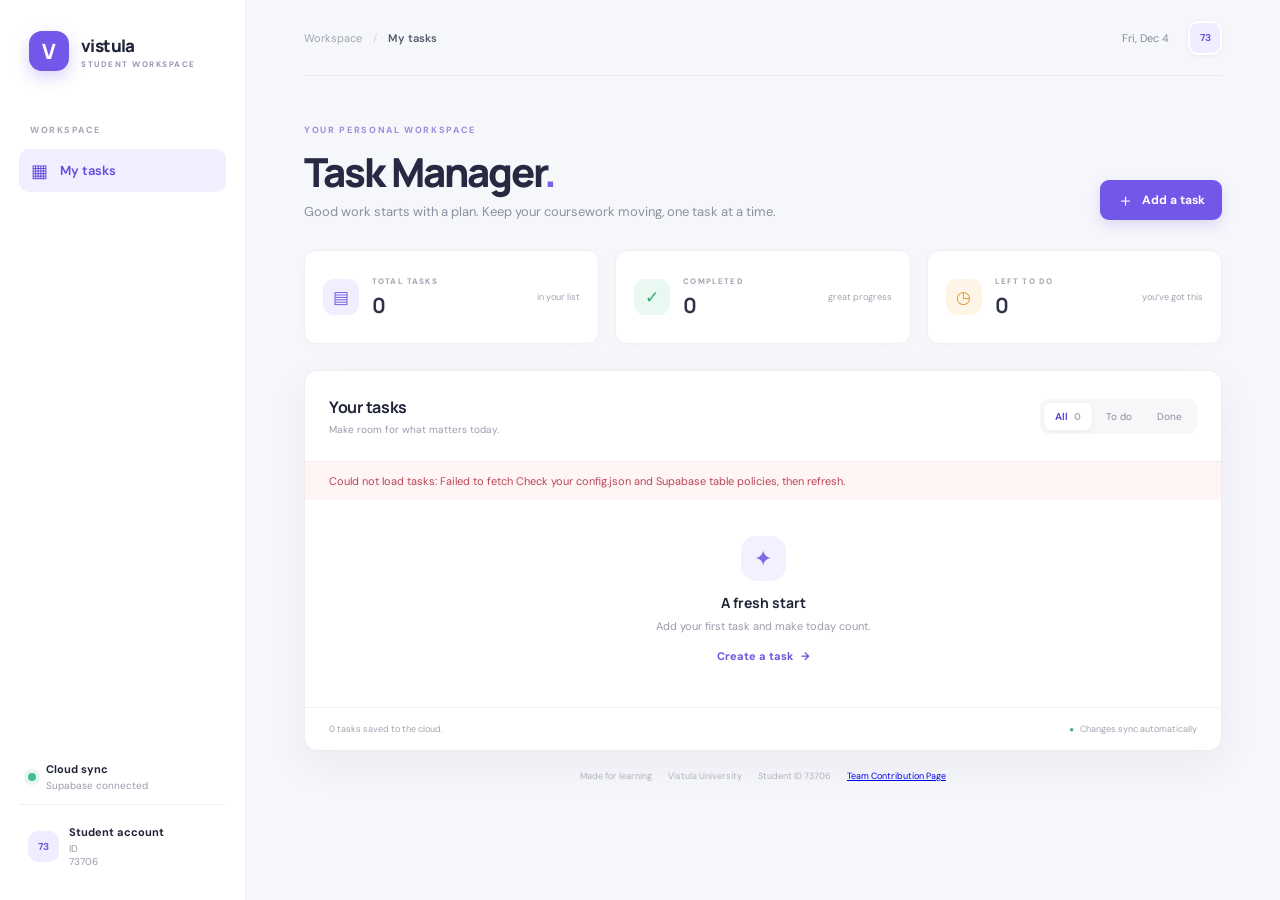
<file: index.html>
<!doctype html>
<html lang="en">
<head>
  <meta charset="utf-8">
  <meta name="viewport" content="width=device-width, initial-scale=1">
  <meta name="theme-color" content="#f5f7fb">
  <meta name="description" content="A simple task manager for Vistula University student 73706.">
  <title>Task Manager · Vistula</title>
  <link rel="preconnect" href="https://fonts.googleapis.com">
  <link rel="preconnect" href="https://fonts.gstatic.com" crossorigin>
  <link href="https://fonts.googleapis.com/css2?family=DM+Sans:wght@400;500;600;700&family=Manrope:wght@500;600;700;800&display=swap" rel="stylesheet">
  <link rel="stylesheet" href="style.css">
  <script src="app.js?v=3" defer></script>
</head>
<body>
  <div class="app-shell">
    <aside class="sidebar" aria-label="Main navigation">
      <a class="brand" href="#main" aria-label="Vistula Task Manager home">
        <span class="brand-mark" aria-hidden="true">V</span>
        <span class="brand-copy"><strong>vistula</strong><small>STUDENT WORKSPACE</small></span>
      </a>
      <div class="sidebar-label">WORKSPACE</div>
      <nav class="nav-list">
        <a class="nav-item active" href="#main" aria-current="page"><span class="nav-icon" aria-hidden="true">▦</span>My tasks</a>
      </nav>
      <div class="sidebar-bottom">
        <div class="sync-card"><span class="sync-dot" aria-hidden="true"></span><span><strong>Cloud sync</strong><small>Supabase connected</small></span></div>
        <div class="student-card"><span class="avatar">73</span><span><strong>Student account</strong><small>ID <span id="student-id">73706</span></small></span></div>
      </div>
    </aside>

    <main id="main" class="main-content">
      <header class="topbar">
        <div class="breadcrumb">Workspace <span>/</span> <strong>My tasks</strong></div>
        <div class="topbar-right"><span class="today-label" id="todayLabel"></span><span class="top-avatar" aria-label="Student ID 73706">73</span></div>
      </header>

      <section class="page-heading" aria-labelledby="pageTitle">
        <div><div class="eyebrow">YOUR PERSONAL WORKSPACE</div><h1 id="pageTitle">Task Manager<span class="heading-period">.</span></h1><p class="page-subtitle">Good work starts with a plan. Keep your coursework moving, one task at a time.</p></div>
        <button class="primary-button" id="addTaskButton" type="button"><span aria-hidden="true">＋</span> Add a task</button>
      </section>

      <section class="stats-grid" aria-label="Task overview">
        <article class="stat-card"><span class="stat-icon violet" aria-hidden="true">▤</span><div><span class="stat-label">TOTAL TASKS</span><strong id="totalCount" class="stat-value">—</strong></div><span class="stat-note">in your list</span></article>
        <article class="stat-card"><span class="stat-icon green" aria-hidden="true">✓</span><div><span class="stat-label">COMPLETED</span><strong id="completedCount" class="stat-value">—</strong></div><span class="stat-note">great progress</span></article>
        <article class="stat-card"><span class="stat-icon amber" aria-hidden="true">◷</span><div><span class="stat-label">LEFT TO DO</span><strong id="remainingCount" class="stat-value">—</strong></div><span class="stat-note">you’ve got this</span></article>
      </section>

      <section class="tasks-panel" aria-labelledby="tasksHeading">
        <div class="panel-header"><div><h2 id="tasksHeading">Your tasks</h2><p>Make room for what matters today.</p></div><div class="filter-group" role="group" aria-label="Filter tasks"><button class="filter-button active" type="button" data-filter="all" aria-pressed="true">All <span id="allFilterCount">0</span></button><button class="filter-button" type="button" data-filter="active" aria-pressed="false">To do</button><button class="filter-button" type="button" data-filter="completed" aria-pressed="false">Done</button></div></div>
        <div id="status-message" class="status-message" role="status" aria-live="polite">Loading your tasks…</div>
        <div id="task-list" class="task-list" aria-busy="true"></div>
        <div id="emptyState" class="empty-state" hidden><div class="empty-art" aria-hidden="true">✦</div><h3 id="emptyTitle">A fresh start</h3><p id="emptyDescription">Add your first task and make today count.</p><button id="emptyAddButton" class="text-button" type="button">Create a task <span aria-hidden="true">→</span></button></div>
        <div class="panel-footer"><span id="taskSummary">Your tasks are saved to the cloud.</span><span class="footer-check"><span aria-hidden="true">●</span> Changes sync automatically</span></div>
      </section>
      <footer class="page-footer">Made for learning <span aria-hidden="true">·</span> Vistula University <span aria-hidden="true">·</span> Student ID 73706 <span aria-hidden="true">·</span> <a id="contribution-link" href="contribution.html">Team Contribution Page</a></footer>
    </main>
  </div>

  <dialog id="taskDialog" class="task-dialog" aria-labelledby="dialogTitle">
    <form id="task-form" method="dialog">
      <div class="dialog-heading"><div><div class="eyebrow">TASK DETAILS</div><h2 id="dialogTitle">Add a task</h2></div><button class="icon-button" id="closeDialogButton" type="button" aria-label="Close">×</button></div>
      <input type="hidden" id="taskId">
      <label class="form-label" for="task-title">Task name</label><input id="task-title" name="title" class="form-input" maxlength="160" placeholder="e.g. Finish database assignment" required>
      <label class="form-label" for="task-description">Description <span class="optional">OPTIONAL</span></label><textarea id="task-description" name="description" class="form-input" rows="3" maxlength="1000" placeholder="Add a few helpful details…"></textarea>
      <p id="formError" class="form-error" role="alert" hidden></p>
      <div class="dialog-actions"><button class="secondary-button" id="cancelDialogButton" type="button">Cancel</button><button class="primary-button" id="task-submit" type="submit">Save task</button></div>
    </form>
  </dialog>
  <div id="toast" class="toast" role="status" aria-live="polite"></div>
</body>
</html>
</file>
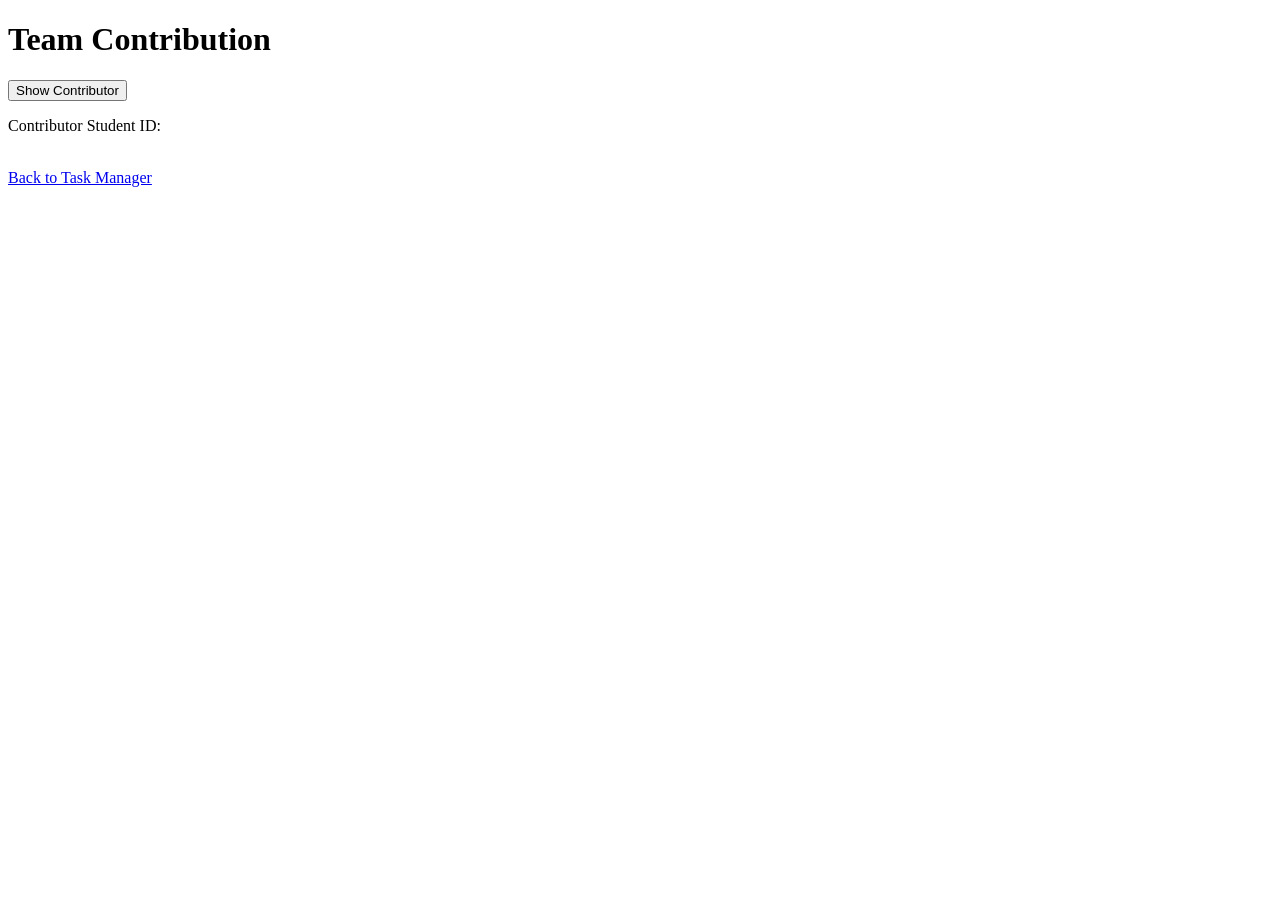
<file: contribution.html>
<!DOCTYPE html>
<html lang="en">
<head>
    <meta charset="UTF-8">
    <title>Team Contribution</title>
</head>
<body>
<h1>Team Contribution</h1>

<button id="load-contributor">Show Contributor</button>
<p>Contributor Student ID: <span id="contributor-student-id"></span></p>

<br>
<a href="index.html">Back to Task Manager</a>

<script>
    document.getElementById('load-contributor').addEventListener('click', function() {
        fetch('contribution.json')
            .then(response => response.json())
            .then(data => {
                document.getElementById('contributor-student-id').innerText = data.contributorStudentId;
            })
            .catch(error => {
                document.getElementById('contributor-student-id').innerText = "Error loading ID";
            });
    });
</script>
</body>
</html>
</file>
<file: style.css>
:root{font-family:'DM Sans',sans-serif;color:#202438;background:#f6f7fb;font-synthesis:none;text-rendering:optimizeLegibility;--ink:#202438;--muted:#85899b;--line:#ececf2;--purple:#7357e8;--purple-dark:#6244d7;--surface:#fff;--green:#38a77d;--shadow:0 14px 40px rgba(39,43,77,.055)}*{box-sizing:border-box}body{margin:0;min-width:320px;min-height:100vh;background:#f6f7fb}button,input,textarea,select{font:inherit}button{cursor:pointer}.app-shell{min-height:100vh}.sidebar{position:fixed;inset:0 auto 0 0;width:246px;padding:31px 19px 20px;background:#fff;border-right:1px solid #eeeff4;display:flex;flex-direction:column;z-index:2}.brand{display:flex;align-items:center;gap:12px;padding:0 10px;text-decoration:none;color:inherit}.brand-mark{width:40px;height:40px;border-radius:13px;display:grid;place-items:center;background:#7357e8;color:white;font:800 21px Manrope,sans-serif;box-shadow:0 6px 16px #7357e844}.brand-copy{display:grid;gap:2px}.brand-copy strong{font:800 17px Manrope,sans-serif;letter-spacing:-.6px}.brand-copy small{font-size:8px;letter-spacing:1.5px;color:#9994b2;font-weight:700}.sidebar-label{margin:53px 11px 13px;color:#a4a5b2;font-size:9px;font-weight:700;letter-spacing:1.5px}.nav-list{display:grid;gap:5px}.nav-item{height:43px;display:flex;align-items:center;gap:12px;padding:0 12px;border-radius:10px;color:#777b8f;text-decoration:none;font-size:13px;font-weight:600}.nav-item.active{color:#644bdd;background:#f1eeff}.nav-icon{font-size:18px}.sidebar-bottom{margin-top:auto}.sync-card,.student-card{display:flex;align-items:center;gap:10px;padding:12px 9px}.sync-card{border-bottom:1px solid #f0f0f4;margin-bottom:8px}.sync-dot{width:8px;height:8px;border-radius:50%;background:#43bd8c;box-shadow:0 0 0 4px #e7f7ef}.sync-card span:last-child,.student-card span:last-child{display:grid;gap:3px}.sync-card strong,.student-card strong{font-size:11px}.sync-card small,.student-card small{color:#999cab;font-size:10px}.avatar,.top-avatar{width:31px;height:31px;border-radius:10px;display:grid;place-items:center;background:#efedff;color:#6f55dc;font-size:10px;font-weight:700}.main-content{max-width:1490px;margin-left:246px;padding:0 58px 25px}.topbar{height:76px;display:flex;align-items:center;justify-content:space-between;border-bottom:1px solid #e9eaf0}.breadcrumb{color:#a2a4b2;font-size:11px}.breadcrumb span{padding:0 8px;color:#d0d0d9}.breadcrumb strong{color:#55596c;font-weight:600}.topbar-right{display:flex;align-items:center;gap:19px}.today-label{color:#85899b;font-size:11px}.top-avatar{width:34px;height:34px;border:2px solid white;box-shadow:0 1px 5px #0001}.page-heading{display:flex;align-items:flex-end;justify-content:space-between;padding:48px 0 30px}.eyebrow{color:#9c8bdc;font-size:9px;font-weight:700;letter-spacing:1.65px}.page-heading h1{margin:12px 0 8px;font:800 clamp(29px,3.3vw,40px)/1.18 Manrope,sans-serif;letter-spacing:-1.9px;color:#262941}.heading-period{color:#7961e6}.page-subtitle{margin:0;color:#8c90a0;font-size:13px}.mobile-break{display:none}.primary-button{display:inline-flex;align-items:center;justify-content:center;gap:8px;border:0;border-radius:9px;background:var(--purple);color:#fff;padding:12px 17px;font-size:12px;font-weight:700;box-shadow:0 5px 14px #7357e833;transition:.18s}.primary-button:hover{background:var(--purple-dark);transform:translateY(-1px)}.primary-button:disabled{opacity:.6;cursor:wait;transform:none}.primary-button span{font-size:17px;line-height:10px}.stats-grid{display:grid;grid-template-columns:repeat(3,minmax(0,1fr));gap:16px;margin-bottom:26px}.stat-card{min-height:94px;padding:17px 18px;background:#fff;border:1px solid #f0f0f4;border-radius:12px;box-shadow:0 3px 12px #28294e05;display:flex;align-items:center;gap:13px}.stat-icon{width:36px;height:36px;border-radius:11px;display:grid;place-items:center;font-size:17px}.stat-icon.violet{color:#765ce3;background:#f1eeff}.stat-icon.green{color:#2eaa78;background:#e9f8f1}.stat-icon.amber{color:#dc9b37;background:#fff5e6}.stat-card>div{display:grid;gap:5px}.stat-label{color:#a2a4b1;font-size:8px;font-weight:700;letter-spacing:1.15px}.stat-value{font:700 21px Manrope,sans-serif;color:#303349}.stat-note{margin-left:auto;color:#a1a3af;font-size:9px}.tasks-panel{overflow:hidden;background:#fff;border:1px solid #ececf2;border-radius:13px;box-shadow:var(--shadow)}.panel-header{min-height:91px;padding:20px 24px;display:flex;align-items:center;justify-content:space-between;border-bottom:1px solid #f0f0f4}.panel-header h2{margin:0 0 5px;font:700 16px Manrope,sans-serif;letter-spacing:-.3px}.panel-header p{margin:0;color:#999cab;font-size:10px}.filter-group{display:flex;gap:3px;padding:4px;background:#f7f7fa;border-radius:9px}.filter-button{border:0;border-radius:7px;background:transparent;padding:7px 11px;color:#8b8e9f;font-size:10px}.filter-button.active{background:#fff;color:#624bd2;box-shadow:0 1px 4px #2221;font-weight:700}.filter-button span{margin-left:4px;color:#b0b1bc}.status-message{padding:12px 24px;color:#888ca0;font-size:11px}.status-message.error{color:#b84656;background:#fff5f5}.task-list{min-height:55px}.task-row{display:grid;grid-template-columns:23px minmax(0,1fr) auto;gap:13px;align-items:center;padding:16px 24px;border-bottom:1px solid #f1f1f5;transition:background .15s}.task-row:hover{background:#fcfcfe}.task-row:last-child{border-bottom:0}.task-check{width:18px;height:18px;border:1.5px solid #d6d5e1;border-radius:6px;display:grid;place-items:center;background:white;color:white;padding:0;font-size:12px}.task-check[aria-pressed="true"]{border-color:#55b68b;background:#55b68b}.task-copy{min-width:0}.task-title{margin:0;color:#35384c;font-size:12px;font-weight:600;line-height:1.4;overflow-wrap:anywhere}.task-description{margin:4px 0 0;color:#9a9cab;font-size:10px;line-height:1.5;overflow-wrap:anywhere}.task-status{margin:5px 0 0;color:#a0a2b0;font-size:9px}.task-row.is-completed .task-title{text-decoration:line-through;color:#a5a7b2}.task-meta{display:flex;align-items:center;gap:9px}.priority,.due-date{padding:5px 7px;border-radius:6px;font-size:9px;white-space:nowrap}.priority{background:#fff5e8;color:#c58930}.priority.low{background:#eff8f3;color:#4b9e77}.priority.high{background:#fff0f1;color:#d46a75}.due-date{background:#f6f6f9;color:#898c9e}.task-actions{display:flex;gap:4px;opacity:.55}.task-row:hover .task-actions,.task-actions:focus-within{opacity:1}.icon-button{width:29px;height:29px;display:grid;place-items:center;border:0;border-radius:7px;background:transparent;color:#8f92a1;font-size:14px}.icon-button:hover{background:#f1effb;color:#644bd7}.icon-button.delete:hover{background:#fff0f0;color:#ce5c68}.empty-state{padding:36px 20px 42px;text-align:center}.empty-art{width:45px;height:45px;display:grid;place-items:center;margin:0 auto 12px;border-radius:15px;background:#f3f0ff;color:#826ae7;font-size:22px}.empty-state h3{margin:0 0 7px;font:700 14px Manrope,sans-serif}.empty-state p{margin:0;color:#999cab;font-size:11px}.text-button{margin-top:15px;border:0;background:transparent;color:#6d54dd;font-size:11px;font-weight:700}.text-button span{padding-left:5px}.panel-footer{min-height:43px;padding:0 24px;display:flex;align-items:center;justify-content:space-between;border-top:1px solid #f1f1f5;color:#a1a3b0;font-size:9px}.footer-check{display:flex;align-items:center;gap:6px}.footer-check span{color:#47b482;font-size:8px}.page-footer{text-align:center;padding:19px 0 0;color:#b0b1bc;font-size:9px}.page-footer span{padding:0 5px;color:#d3d3db}.task-dialog{width:min(480px,calc(100% - 28px));border:0;border-radius:16px;padding:0;box-shadow:0 24px 80px #1e204a35}.task-dialog::backdrop{background:#25274466;backdrop-filter:blur(3px)}.task-dialog form{padding:25px}.dialog-heading{display:flex;justify-content:space-between;align-items:flex-start;margin-bottom:23px}.dialog-heading h2{margin:7px 0 0;font:700 20px Manrope,sans-serif}.dialog-heading .icon-button{font-size:21px}.form-label{display:block;margin:14px 0 7px;color:#55596b;font-size:11px;font-weight:700}.optional{margin-left:4px;color:#aaaaba;font-size:8px;letter-spacing:.8px}.form-input{width:100%;padding:11px 12px;border:1px solid #e5e5ed;border-radius:8px;outline:none;background:#fff;color:#303349;font-size:12px}.form-input:focus{border-color:#9b89ef;box-shadow:0 0 0 3px #7357e81c}.form-input::placeholder{color:#b1b2be}.form-row{display:grid;grid-template-columns:1fr 1fr;gap:13px}.form-error{margin:12px 0 0;color:#be4556;font-size:11px}.dialog-actions{display:flex;justify-content:flex-end;gap:9px;margin-top:23px}.secondary-button{padding:11px 15px;border:1px solid #e8e8ef;border-radius:8px;background:#fff;color:#777a8b;font-size:11px;font-weight:600}.toast{position:fixed;right:24px;bottom:24px;z-index:5;max-width:calc(100vw - 48px);padding:12px 16px;border-radius:9px;background:#282a40;color:#fff;font-size:11px;box-shadow:0 8px 25px #191a2c30;opacity:0;transform:translateY(8px);pointer-events:none;transition:.2s}.toast.visible{opacity:1;transform:translateY(0)}.toast.error{background:#a83d4d}[hidden]{display:none!important}
@media(min-width:1500px){.main-content{padding-right:82px;padding-left:82px}.page-heading{padding-top:60px}.stats-grid{gap:19px}.stat-card{min-height:105px}.task-row{padding-top:19px;padding-bottom:19px}}
@media(max-width:1050px){.main-content{padding:0 31px 22px}.sidebar{width:214px}.main-content{margin-left:214px}.stat-card{padding:15px 12px;gap:9px}.stat-note{display:none}.task-meta{gap:5px}}
@media(max-width:720px){.sidebar{position:relative;inset:auto;width:auto;height:62px;padding:0 18px;flex-direction:row;align-items:center;border-right:0;border-bottom:1px solid #eeeff4}.brand-mark{width:34px;height:34px;border-radius:11px}.brand-copy strong{font-size:15px}.brand-copy small{font-size:7px}.sidebar-label,.nav-list,.sidebar-bottom{display:none}.main-content{margin:0;padding:0 19px 20px}.topbar{height:55px}.today-label{display:none}.page-heading{padding:35px 0 22px;align-items:flex-end;gap:12px}.page-heading h1{font-size:30px;letter-spacing:-1.2px}.page-subtitle{font-size:11px;max-width:210px;line-height:1.5}.mobile-break{display:block}.page-heading>.primary-button{flex:0 0 auto;padding:11px 12px;font-size:10px}.stats-grid{gap:8px;margin-bottom:18px}.stat-card{min-height:83px;padding:12px 9px;display:block;position:relative}.stat-icon{position:absolute;right:9px;top:10px;width:25px;height:25px;border-radius:8px;font-size:12px}.stat-card>div{gap:8px}.stat-label{font-size:7px;letter-spacing:.5px}.stat-value{font-size:20px}.tasks-panel{border-radius:11px}.panel-header{padding:16px;min-height:unset;display:block}.panel-header h2{font-size:15px}.filter-group{margin-top:14px;width:max-content}.filter-button{padding:7px 10px}.task-row{grid-template-columns:21px minmax(0,1fr) auto;gap:9px;padding:14px 15px}.task-meta{grid-column:2;grid-row:2;justify-self:start}.task-actions{grid-column:3;grid-row:1;opacity:1}.task-copy{grid-column:2;grid-row:1}.task-row .task-check{grid-row:1;align-self:start;margin-top:1px}.task-title{font-size:11px}.task-description{font-size:9px}.panel-footer{padding:0 14px;font-size:8px}.footer-check{gap:4px}.page-footer{font-size:8px}.task-dialog form{padding:20px}.toast{right:14px;bottom:14px}}
@media(max-width:370px){.main-content{padding-left:13px;padding-right:13px}.page-heading h1{font-size:26px}.stats-grid{gap:5px}.stat-card{padding:11px 7px}.stat-label{font-size:6.5px}.stat-icon{right:6px}.panel-footer{font-size:7px}}
</file>
